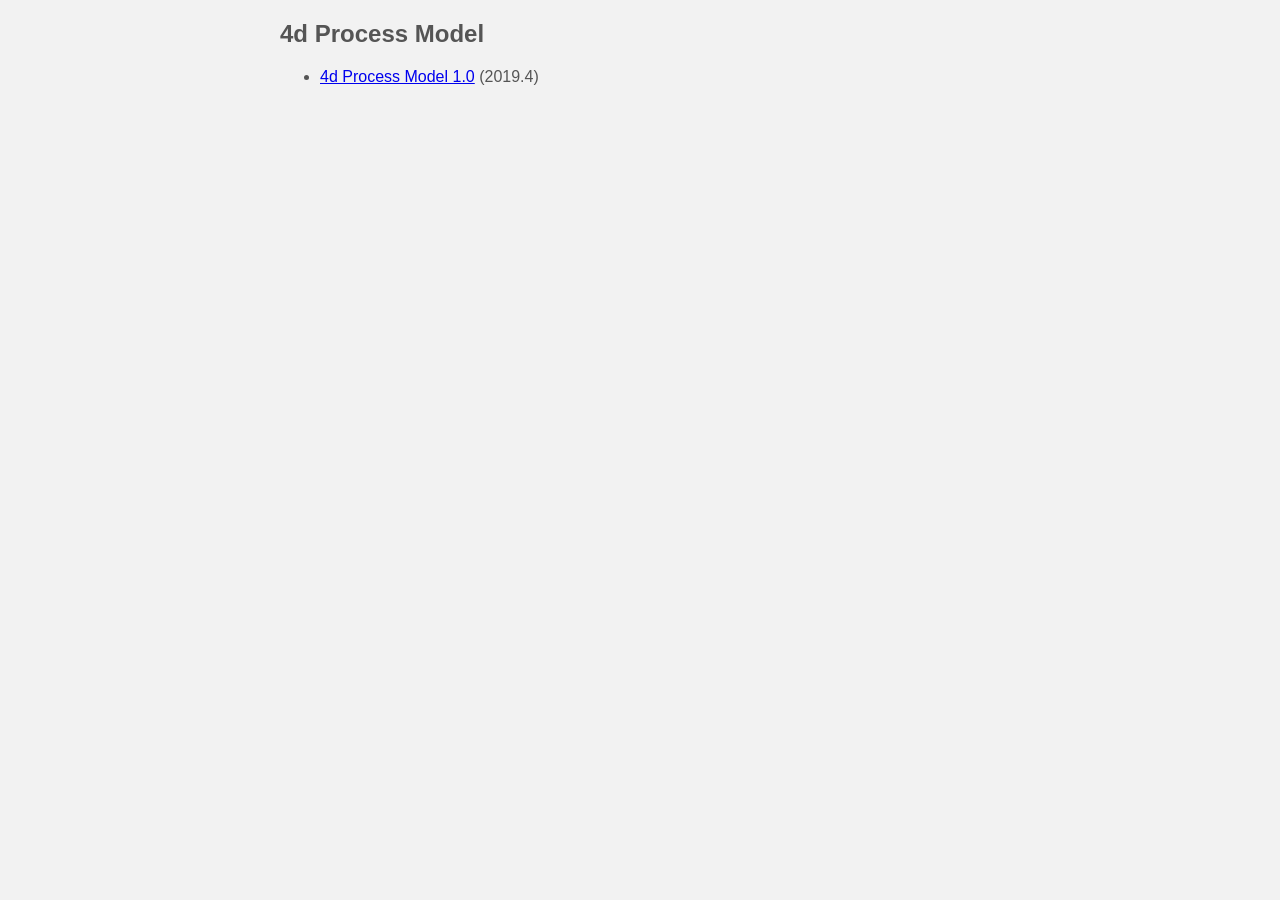
<file: public/inbrowser/thoughts/4d-process-model/index.html>
<!doctype html>
<html>

<head>
  <title>4d Process Model - Circuit Lab.</title>
  <meta http-equiv="Content-Type" content="text/html; charset=UTF-8">
  <meta name="viewport" content="width=device-width, initial-scale=1.0 ,viewport-fit=cover">
  <link rel="stylesheet" href="../assets/stylesheets/style.css">
</head>

<body>

  <article>
    <h1>4d Process Model</h1>

    <ul>
      <li><a href="version-1_0.html">4d Process Model 1.0</a> (2019.4)</li>
    </ul>
  </article>

</body>

</html>
</file>
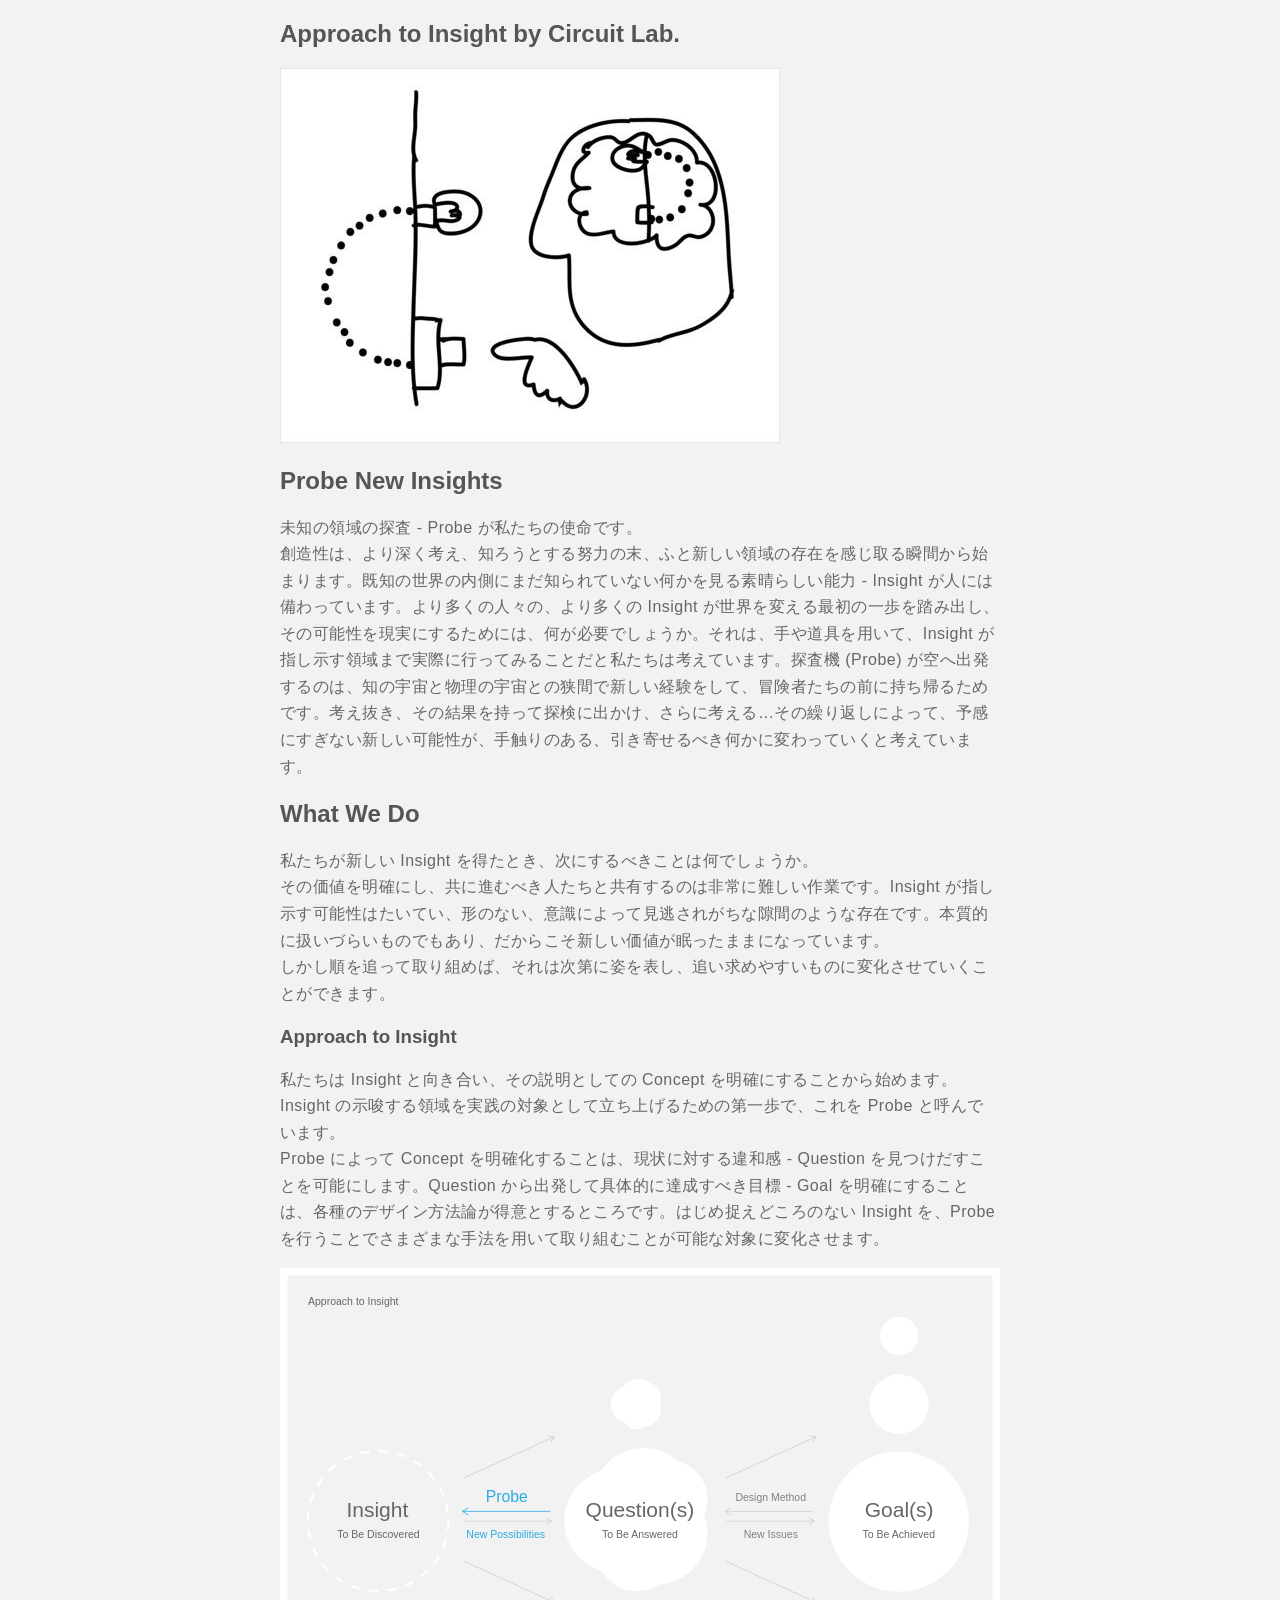
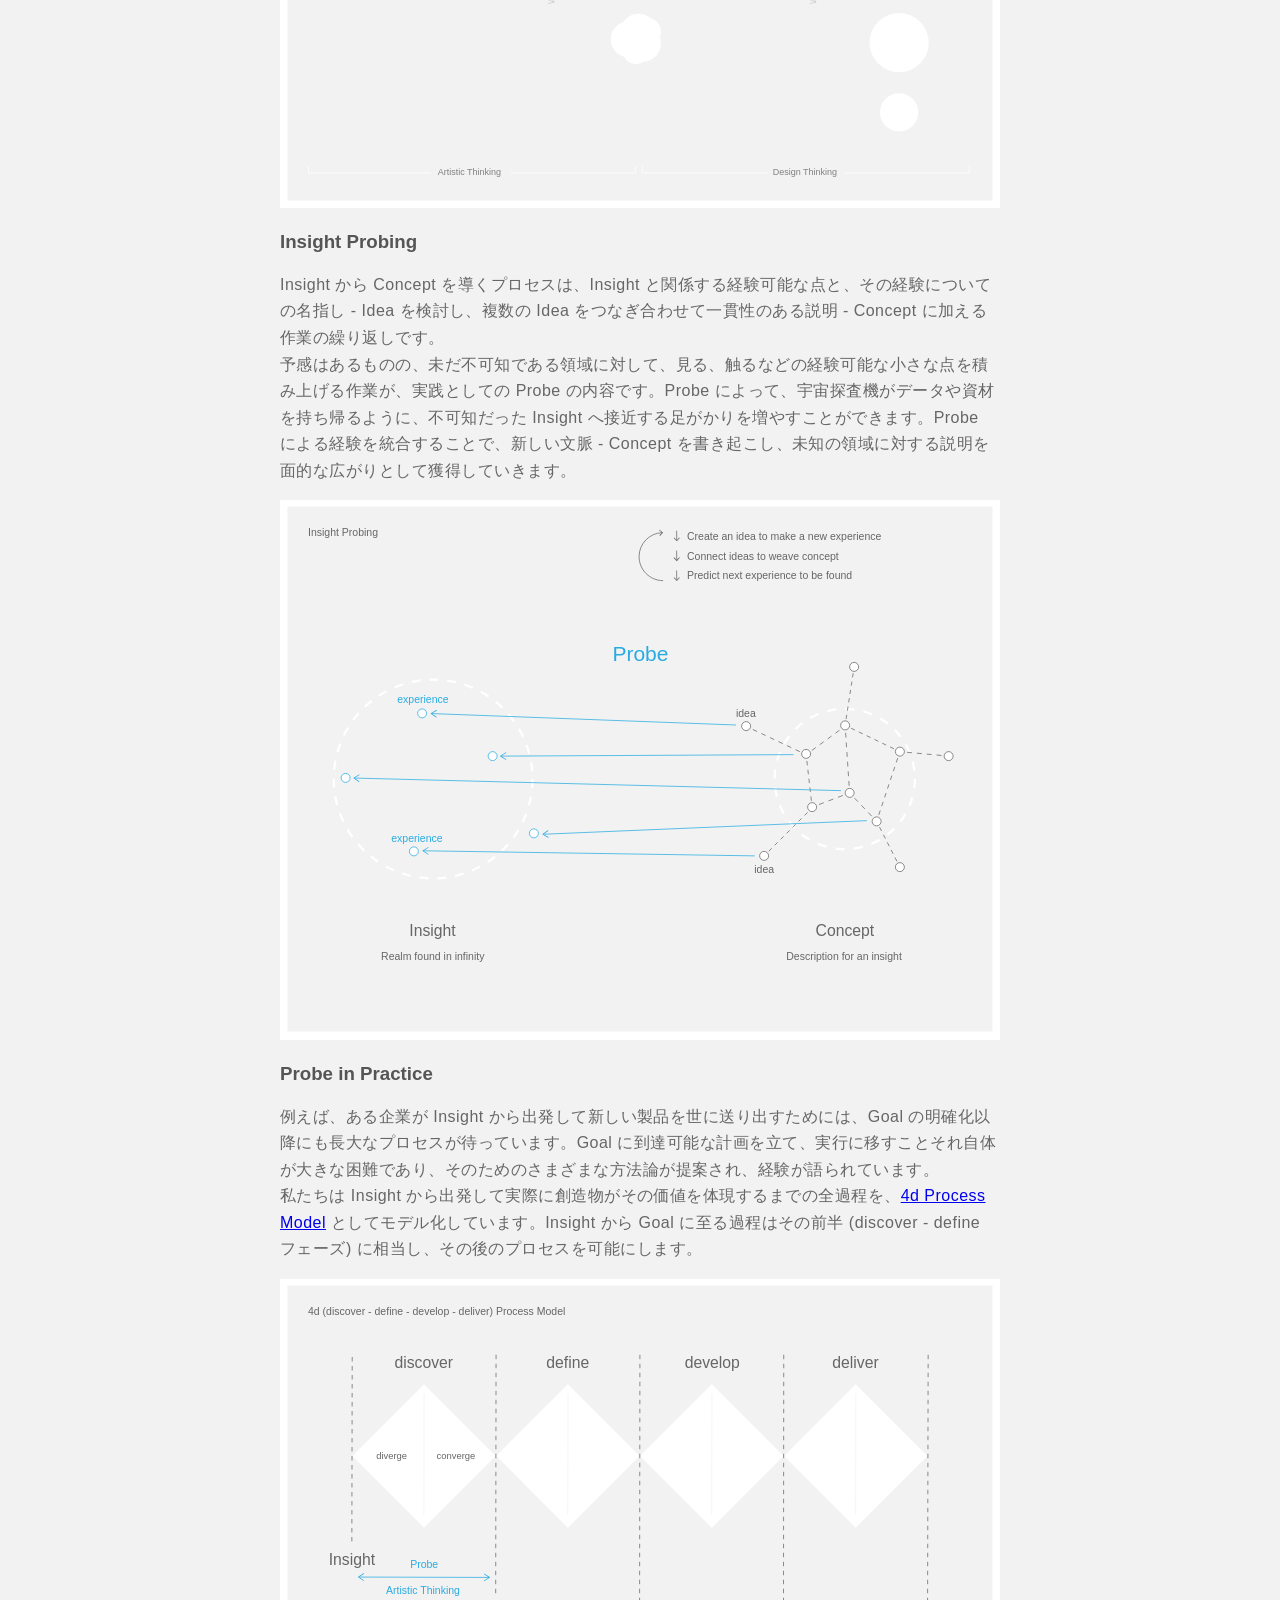
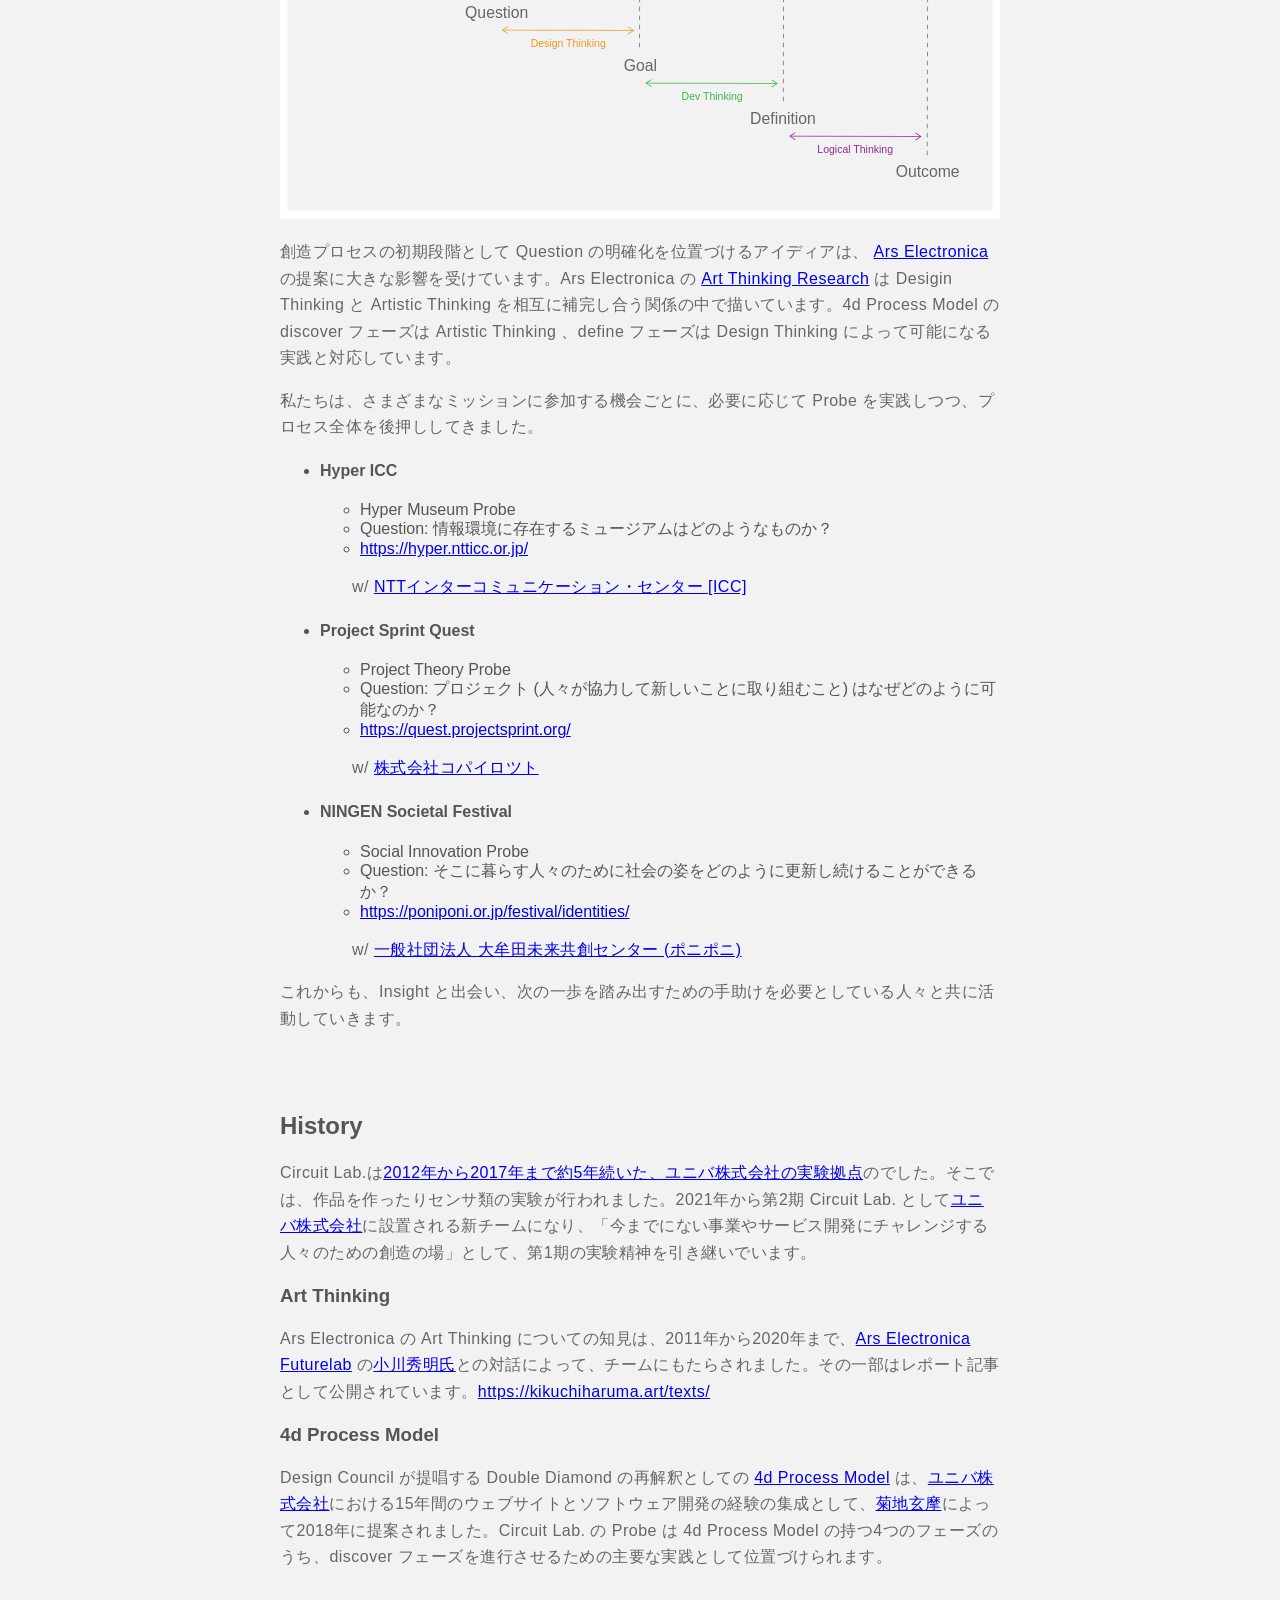
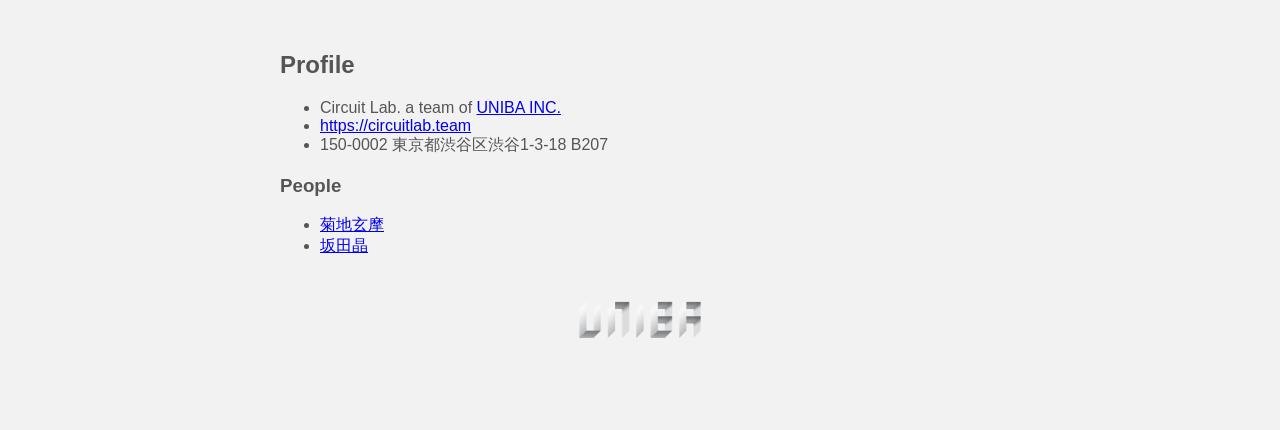
<file: public/inbrowser/thoughts/insight/index.html>
<!doctype html>
<html>

<head>
  <title>Circuit Lab.</title>
  <meta http-equiv="Content-Type" content="text/html; charset=UTF-8">
  <meta name="viewport" content="width=device-width, initial-scale=1.0 ,viewport-fit=cover">
  <link rel="stylesheet" href="../assets/stylesheets/style.css">
</head>

<body>

  <article>
    <h1>Approach to Insight by Circuit Lab.</h1>

    <img src="../assets/images/circuitlab.jpg" />

    <h2>Probe New Insights</h2>

    <p>未知の領域の探査 - Probe が私たちの使命です。<br />
      創造性は、より深く考え、知ろうとする努力の末、ふと新しい領域の存在を感じ取る瞬間から始まります。既知の世界の内側にまだ知られていない何かを見る素晴らしい能力 - Insight が人には備わっています。より多くの人々の、より多くの Insight が世界を変える最初の一歩を踏み出し、その可能性を現実にするためには、何が必要でしょうか。それは、手や道具を用いて、Insight が指し示す領域まで実際に行ってみることだと私たちは考えています。探査機 (Probe) が空へ出発するのは、知の宇宙と物理の宇宙との狭間で新しい経験をして、冒険者たちの前に持ち帰るためです。考え抜き、その結果を持って探検に出かけ、さらに考える…その繰り返しによって、予感にすぎない新しい可能性が、手触りのある、引き寄せるべき何かに変わっていくと考えています。</p>

    <h2>What We Do</h2>

    <p>私たちが新しい Insight を得たとき、次にするべきことは何でしょうか。<br />
      その価値を明確にし、共に進むべき人たちと共有するのは非常に難しい作業です。Insight が指し示す可能性はたいてい、形のない、意識によって見逃されがちな隙間のような存在です。本質的に扱いづらいものでもあり、だからこそ新しい価値が眠ったままになっています。<br />
      しかし順を追って取り組めば、それは次第に姿を表し、追い求めやすいものに変化させていくことができます。</p>

    <h3>Approach to Insight</h3>

    <p>私たちは Insight と向き合い、その説明としての Concept を明確にすることから始めます。Insight の示唆する領域を実践の対象として立ち上げるための第一歩で、これを Probe と呼んでいます。<br />
      Probe によって Concept を明確化することは、現状に対する違和感 - Question を見つけだすことを可能にします。Question から出発して具体的に達成すべき目標 - Goal を明確にすることは、各種のデザイン方法論が得意とするところです。はじめ捉えどころのない Insight を、Probe を行うことでさまざまな手法を用いて取り組むことが可能な対象に変化させます。</p>

    <a href="../assets/images/approach-to-insight.svg"><img src="../assets/images/approach-to-insight.svg" alt="Approach to Insight" /></a>

    <h3>Insight Probing</h3>

    <p>Insight から Concept を導くプロセスは、Insight と関係する経験可能な点と、その経験についての名指し - Idea を検討し、複数の Idea をつなぎ合わせて一貫性のある説明 - Concept に加える作業の繰り返しです。<br />
      予感はあるものの、未だ不可知である領域に対して、見る、触るなどの経験可能な小さな点を積み上げる作業が、実践としての Probe の内容です。Probe によって、宇宙探査機がデータや資材を持ち帰るように、不可知だった Insight へ接近する足がかりを増やすことができます。Probe による経験を統合することで、新しい文脈 - Concept を書き起こし、未知の領域に対する説明を面的な広がりとして獲得していきます。</p>

    <a href="../assets/images/insight-probing.svg"><img src="../assets/images/insight-probing.svg" alt="Insight Probing" /></a>

    <h3>Probe in Practice</h3>

    <p>例えば、ある企業が Insight から出発して新しい製品を世に送り出すためには、Goal の明確化以降にも長大なプロセスが待っています。Goal に到達可能な計画を立て、実行に移すことそれ自体が大きな困難であり、そのためのさまざまな方法論が提案され、経験が語られています。<br />
      私たちは Insight から出発して実際に創造物がその価値を体現するまでの全過程を、<a href="../4d-process-model/version-1_0.html">4d Process Model</a> としてモデル化しています。Insight から Goal に至る過程はその前半 (discover - define フェーズ) に相当し、その後のプロセスを可能にします。</p>

    <a href="../assets/images/4d-process-model.svg"><img src="../assets/images/4d-process-model.svg" alt="4d Process Model" /></a>

    <p>創造プロセスの初期段階として Question の明確化を位置づけるアイディアは、 <a href="https://ars.electronica.art/" target="_blank">Ars Electronica</a> の提案に大きな影響を受けています。Ars Electronica の <a href="https://ars.electronica.art/futurelab/en/research-art-thinking/" target="_blank">Art Thinking Research</a> は Desigin Thinking と Artistic Thinking を相互に補完し合う関係の中で描いています。4d Process Model の discover フェーズは Artistic Thinking 、define フェーズは Design Thinking によって可能になる実践と対応しています。
    </p>

    <p>私たちは、さまざまなミッションに参加する機会ごとに、必要に応じて Probe を実践しつつ、プロセス全体を後押ししてきました。</p>

    <ul>
      <li>
        <h4>Hyper ICC</h4>
        <ul>
          <li>Hyper Museum Probe</li>
          <li>Question: 情報環境に存在するミュージアムはどのようなものか？</li>
          <li><a href="https://hyper.ntticc.or.jp/" target="_blank">https://hyper.ntticc.or.jp/</a></li>
        </ul>
        <p>w/ <a href="https://www.ntticc.or.jp/" target="_blank">NTTインターコミュニケーション・センター [ICC]</a></p>
      </li>
      <li>
        <h4>Project Sprint Quest</h4>
        <ul>
          <li>Project Theory Probe</li>
          <li>Question: プロジェクト (人々が協力して新しいことに取り組むこと) はなぜどのように可能なのか？</li>
          <li><a href="https://quest.projectsprint.org/" target="_blank">https://quest.projectsprint.org/</a></li>
        </ul>
        <p>w/ <a href="https://www.copilot.jp/" target="_blank">株式会社コパイロツト</a></p>
      </li>
      <li>
        <h4>NINGEN Societal Festival</h4>
        <ul>
          <li>Social Innovation Probe</li>
          <li>Question: そこに暮らす人々のために社会の姿をどのように更新し続けることができるか？</li>
          <li><a href="https://poniponi.or.jp/festival/identities/" target="_blank">https://poniponi.or.jp/festival/identities/</a></li>
        </ul>
        <p>w/ <a href="https://poniponi.or.jp/" target="_blank">一般社団法人 大牟田未来共創センター (ポニポニ)</a></p>
      </li>
    </ul>

    <p>これからも、Insight と出会い、次の一歩を踏み出すための手助けを必要としている人々と共に活動していきます。</p>
  </article>

  <article>
    <h2>History</h2>

    <p>Circuit Lab.は<a href="https://www.facebook.com/CircuitLab/" target="_blank">2012年から2017年まで約5年続いた、ユニバ株式会社の実験拠点</a>のでした。そこでは、作品を作ったりセンサ類の実験が行われました。2021年から第2期 Circuit Lab. として<a href="https://uniba.jp" target="_blank">ユニバ株式会社</a>に設置される新チームになり、「今までにない事業やサービス開発にチャレンジする人々のための創造の場」として、第1期の実験精神を引き継いでいます。</p>

    <h3>Art Thinking</h3>

    <p>Ars Electronica の Art Thinking についての知見は、2011年から2020年まで、<a href="https://ars.electronica.art/futurelab/en/" target="_blank">Ars Electronica Futurelab</a> の<a href="https://ogalog.blog.ss-blog.jp/" target="_blank">小川秀明氏</a>との対話によって、チームにもたらされました。その一部はレポート記事として公開されています。<a href="https://kikuchiharuma.art/texts/" target="_blank">https://kikuchiharuma.art/texts/</a></p>

    <h3>4d Process Model</h3>

    <p>Design Council が提唱する Double Diamond の再解釈としての <a href="/4d-process-model/version-1_0.html">4d Process Model</a> は、<a href="https://uniba.jp" target="_blank">ユニバ株式会社</a>における15年間のウェブサイトとソフトウェア開発の経験の集成として、<a href="https://kikuchiharuma.art/" target="_blank">菊地玄摩</a>によって2018年に提案されました。Circuit Lab. の Probe は 4d Process Model の持つ4つのフェーズのうち、discover フェーズを進行させるための主要な実践として位置づけられます。</p>
  </article>

  <article>
    <h2>Profile</h2>

    <ul>
      <li>Circuit Lab. a team of <a href="https://uniba.jp" target="_blank">UNIBA INC.</a></li>
      <li><a href="https://circuitlab.team" target="_blank">https://circuitlab.team</a></li>
      <li>150-0002 東京都渋谷区渋谷1-3-18 B207</li>
    </ul>

    <h3>People</h3>

    <ul>
      <li><a href="https://kikuchiharuma.art/" target="_blank">菊地玄摩</a></li>
      <li><a href="https://akisoqls.com/" target="_blank">坂田晶</a></li>
    </ul>

    <a href="https://uniba.jp"><img src="../assets/images/uniba.png" class="unibalogo" /></a>
  </article>

</body>

</html>
</file>
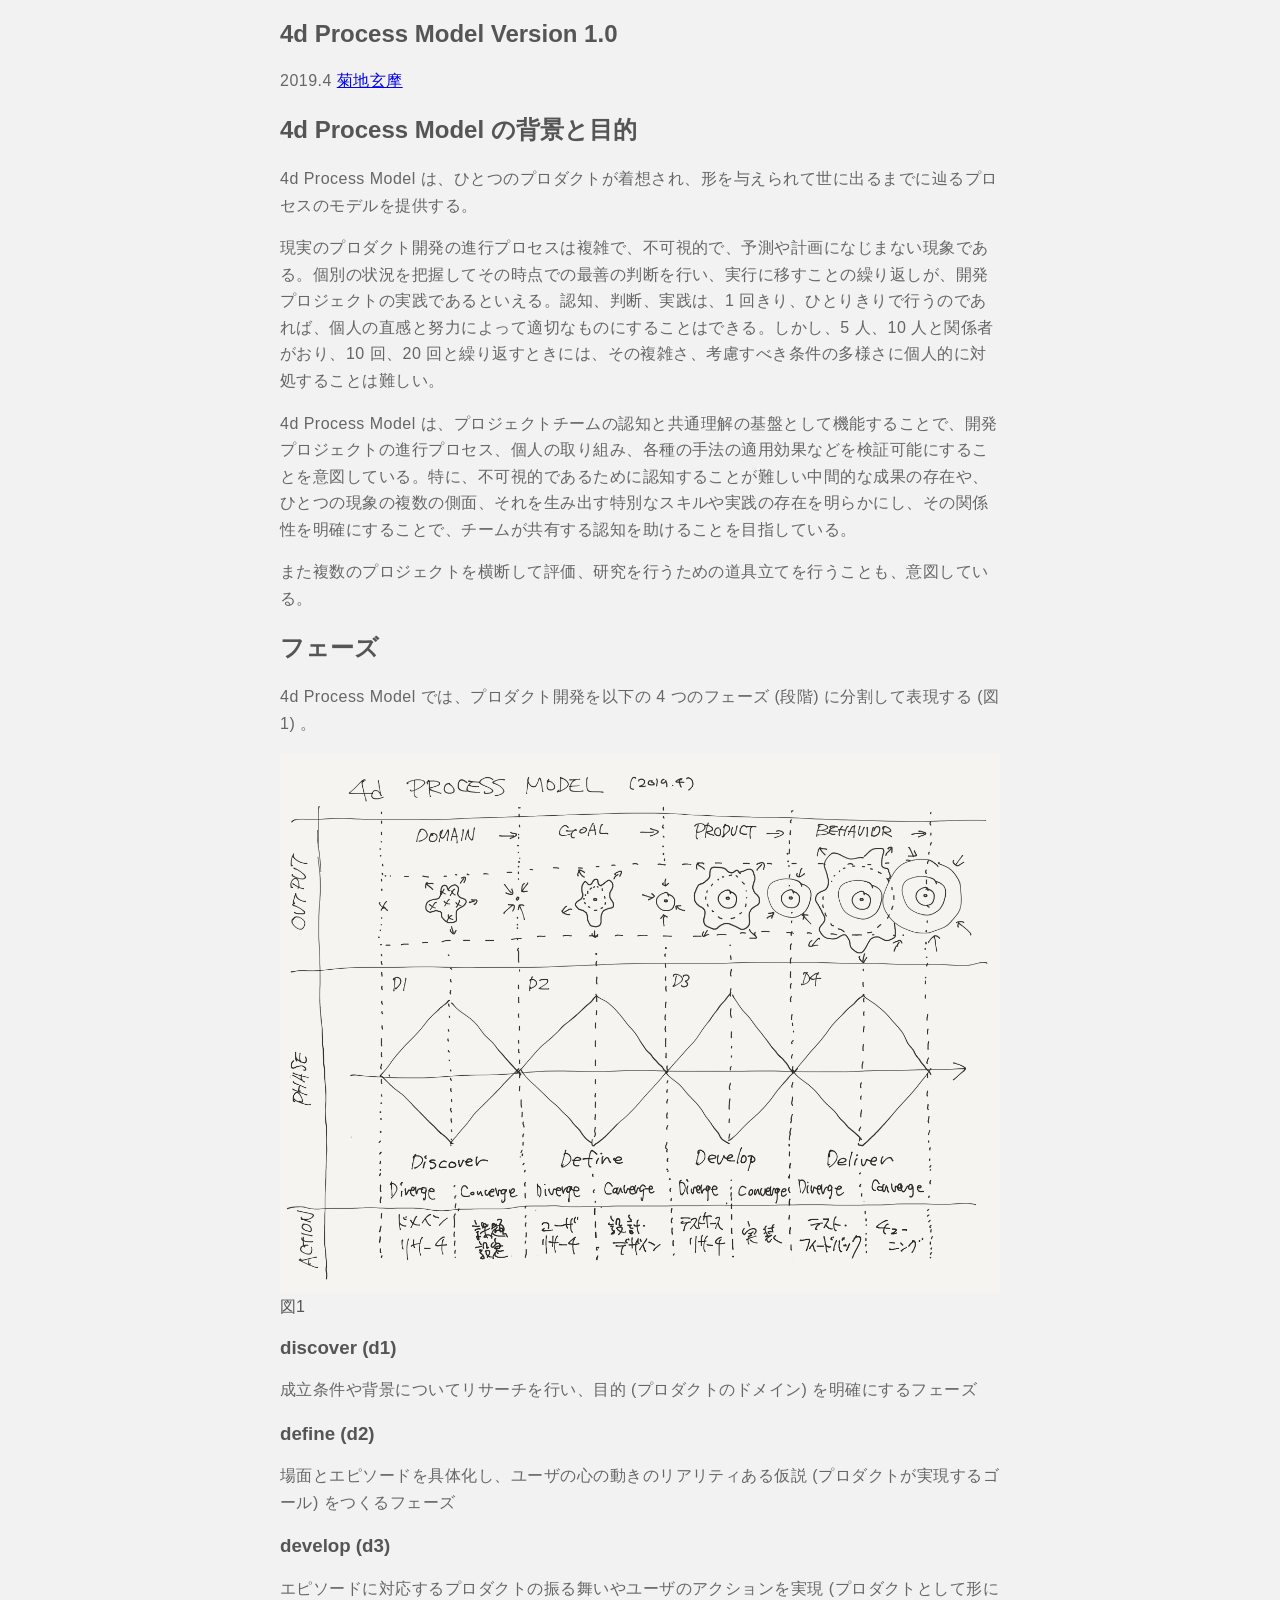
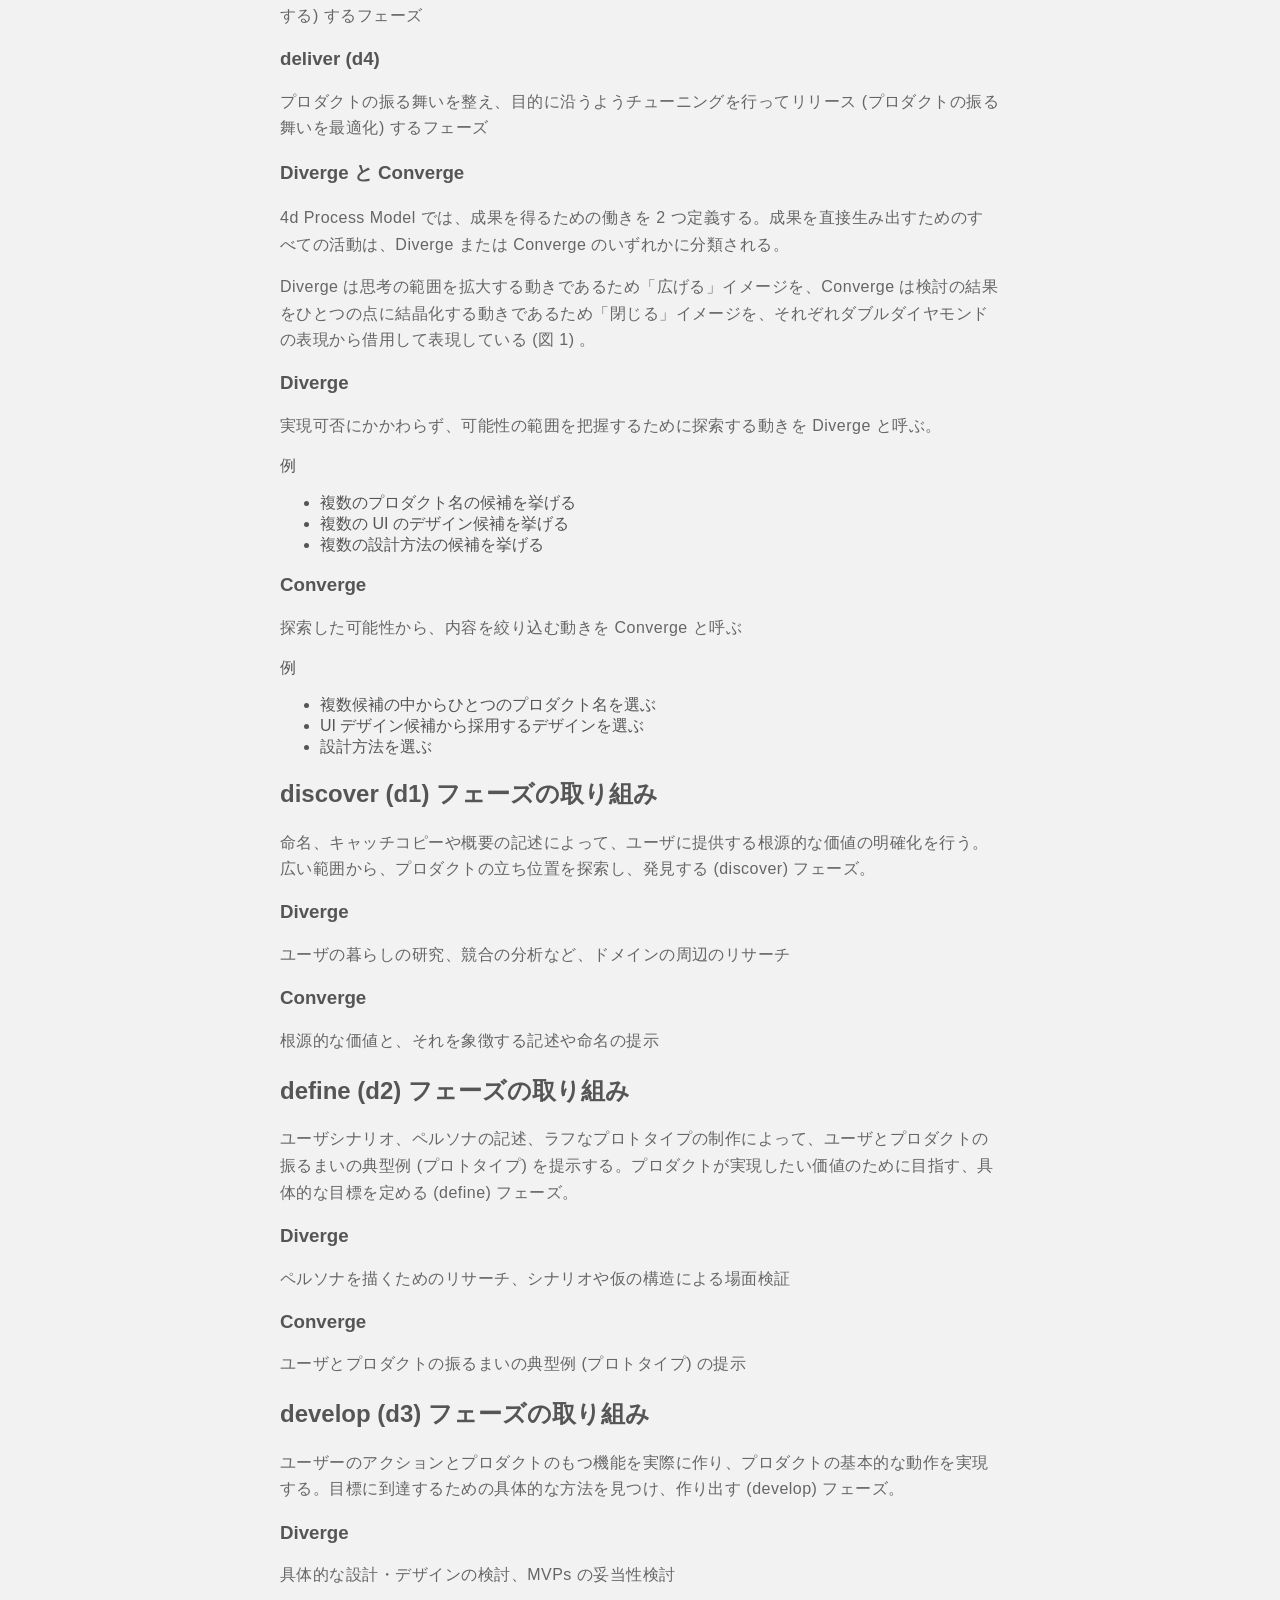
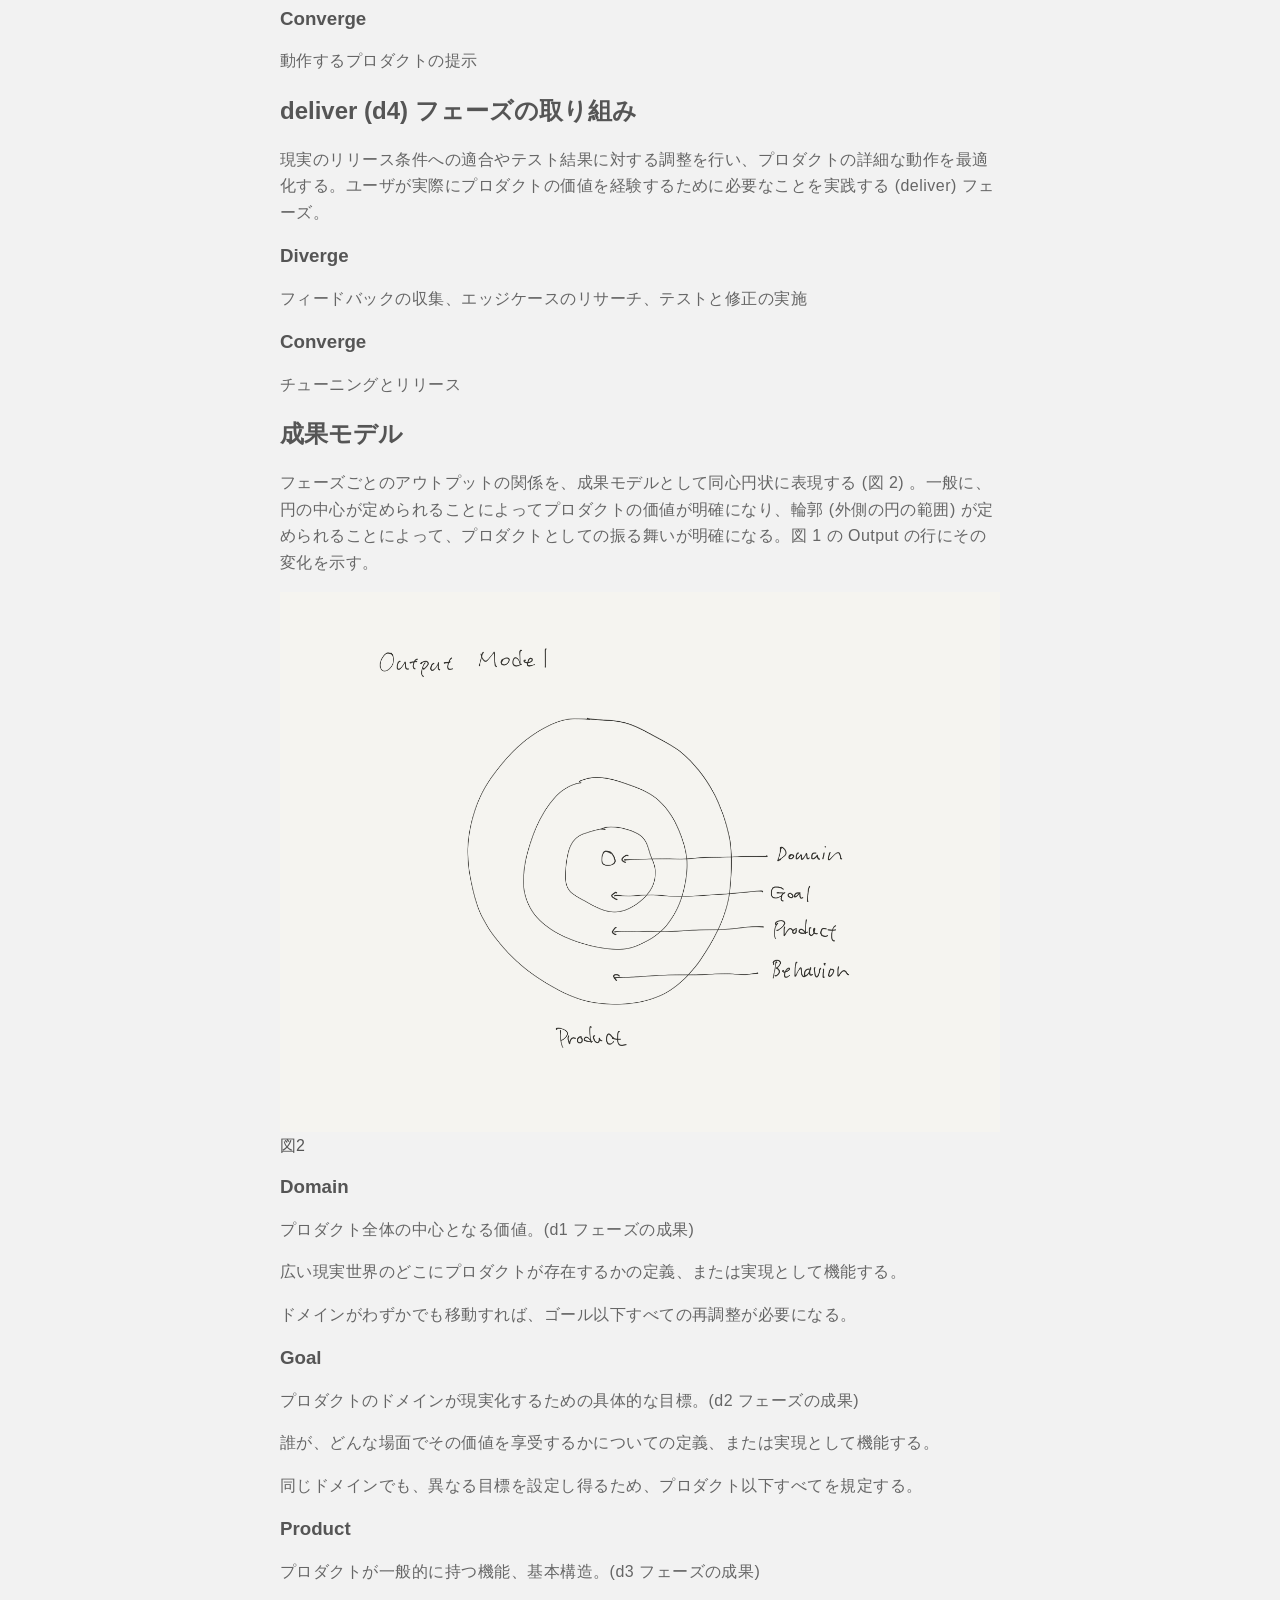
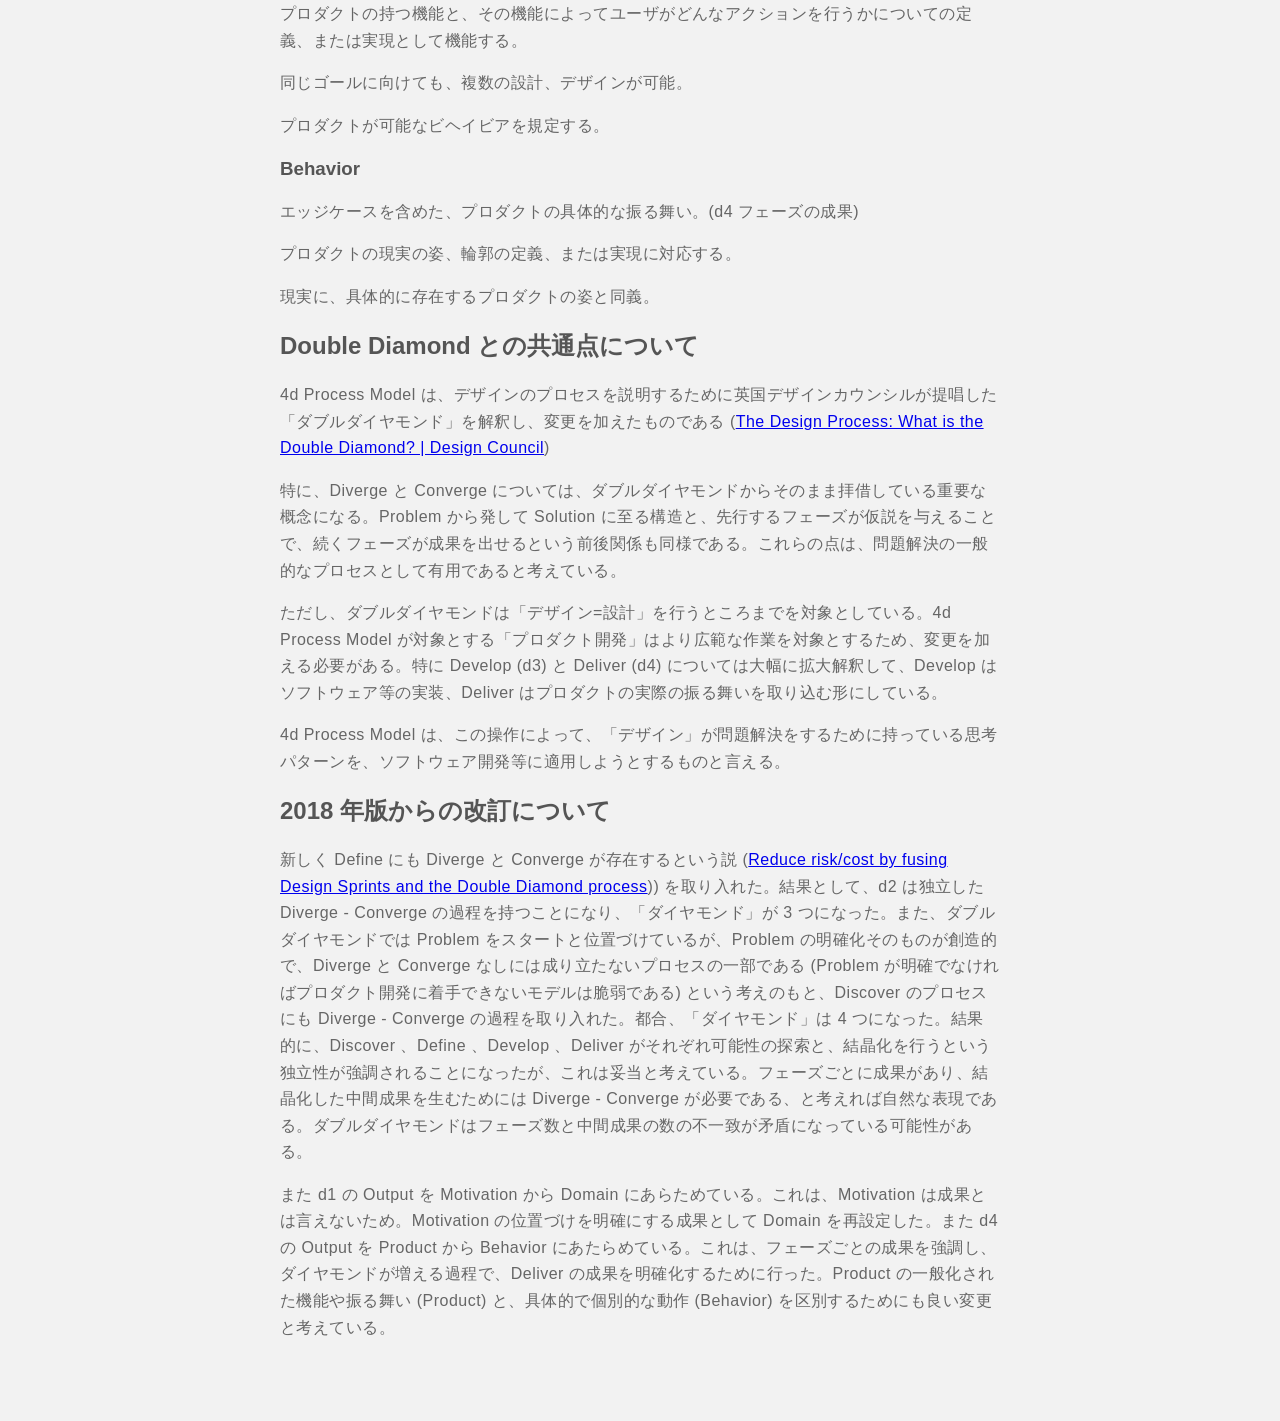
<file: public/inbrowser/thoughts/4d-process-model/version-1_0.html>
<!doctype html>
<html>

<head>
  <title>4d Process Model 1.0 - Circuit Lab.</title>
  <meta http-equiv="Content-Type" content="text/html; charset=UTF-8">
  <meta name="viewport" content="width=device-width, initial-scale=1.0 ,viewport-fit=cover">
  <link rel="stylesheet" href="../assets/stylesheets/style.css">
</head>

<body>

  <article>
    <h1>4d Process Model Version 1.0</h1>

    <p>2019.4 <a href="https://kikuchiharuma.art/" target="_blank">菊地玄摩</a></p>

    <h2>4d Process Model の背景と目的</h2>
    <p>4d Process Model は、ひとつのプロダクトが着想され、形を与えられて世に出るまでに辿るプロセスのモデルを提供する。</p>
    <p>現実のプロダクト開発の進行プロセスは複雑で、不可視的で、予測や計画になじまない現象である。個別の状況を把握してその時点での最善の判断を行い、実行に移すことの繰り返しが、開発プロジェクトの実践であるといえる。認知、判断、実践は、1 回きり、ひとりきりで行うのであれば、個人の直感と努力によって適切なものにすることはできる。しかし、5 人、10 人と関係者がおり、10 回、20 回と繰り返すときには、その複雑さ、考慮すべき条件の多様さに個人的に対処することは難しい。</p>
    <p>4d Process Model は、プロジェクトチームの認知と共通理解の基盤として機能することで、開発プロジェクトの進行プロセス、個人の取り組み、各種の手法の適用効果などを検証可能にすることを意図している。特に、不可視的であるために認知することが難しい中間的な成果の存在や、ひとつの現象の複数の側面、それを生み出す特別なスキルや実践の存在を明らかにし、その関係性を明確にすることで、チームが共有する認知を助けることを目指している。</p>
    <p>また複数のプロジェクトを横断して評価、研究を行うための道具立てを行うことも、意図している。</p>

    <h2>フェーズ</h2>
    <p>4d Process Model では、プロダクト開発を以下の 4 つのフェーズ (段階) に分割して表現する (図1) 。</p>

    <img src="../assets/images/4d-process-model-1_0.png" />
    図1

    <h3>discover (d1)</h3>
    <p>成立条件や背景についてリサーチを行い、目的 (プロダクトのドメイン) を明確にするフェーズ</p>

    <h3>define (d2)</h3>
    <p>場面とエピソードを具体化し、ユーザの心の動きのリアリティある仮説 (プロダクトが実現するゴール) をつくるフェーズ</p>

    <h3>develop (d3)</h3>
    <p>エピソードに対応するプロダクトの振る舞いやユーザのアクションを実現 (プロダクトとして形にする) するフェーズ</p>

    <h3>deliver (d4)</h3>
    <p>プロダクトの振る舞いを整え、目的に沿うようチューニングを行ってリリース (プロダクトの振る舞いを最適化) するフェーズ</p>

    <h3>Diverge と Converge</h3>
    <p>4d Process Model では、成果を得るための働きを 2 つ定義する。成果を直接生み出すためのすべての活動は、Diverge または Converge のいずれかに分類される。</p>
    <p>Diverge は思考の範囲を拡大する動きであるため「広げる」イメージを、Converge は検討の結果をひとつの点に結晶化する動きであるため「閉じる」イメージを、それぞれダブルダイヤモンドの表現から借用して表現している (図 1) 。</p>

    <h3>Diverge</h3>
    <p>実現可否にかかわらず、可能性の範囲を把握するために探索する動きを Diverge と呼ぶ。</p>

    例

    <ul>
      <li>複数のプロダクト名の候補を挙げる</li>
      <li>複数の UI のデザイン候補を挙げる</li>
      <li>複数の設計方法の候補を挙げる</li>
    </ul>

    <h3>Converge</h3>

    <p>探索した可能性から、内容を絞り込む動きを Converge と呼ぶ</p>

    例

    <ul>
      <li>複数候補の中からひとつのプロダクト名を選ぶ</li>
      <li>UI デザイン候補から採用するデザインを選ぶ</li>
      <li>設計方法を選ぶ</li>
    </ul>

    <h2>discover (d1) フェーズの取り組み</h2>
    <p>命名、キャッチコピーや概要の記述によって、ユーザに提供する根源的な価値の明確化を行う。広い範囲から、プロダクトの立ち位置を探索し、発見する (discover) フェーズ。</p>

    <h3>Diverge</h3>
    <p>ユーザの暮らしの研究、競合の分析など、ドメインの周辺のリサーチ</p>

    <h3>Converge</h3>
    <p>根源的な価値と、それを象徴する記述や命名の提示</p>

    <h2>define (d2) フェーズの取り組み</h2>
    <p>ユーザシナリオ、ペルソナの記述、ラフなプロトタイプの制作によって、ユーザとプロダクトの振るまいの典型例 (プロトタイプ) を提示する。プロダクトが実現したい価値のために目指す、具体的な目標を定める (define) フェーズ。</p>

    <h3>Diverge</h3>
    <p>ペルソナを描くためのリサーチ、シナリオや仮の構造による場面検証</p>

    <h3>Converge</h3>
    <p>ユーザとプロダクトの振るまいの典型例 (プロトタイプ) の提示</p>

    <h2>develop (d3) フェーズの取り組み</h2>
    <p>ユーザーのアクションとプロダクトのもつ機能を実際に作り、プロダクトの基本的な動作を実現する。目標に到達するための具体的な方法を見つけ、作り出す (develop) フェーズ。</p>

    <h3>Diverge</h3>
    <p>具体的な設計・デザインの検討、MVPs の妥当性検討</p>

    <h3>Converge</h3>
    <p>動作するプロダクトの提示

    <h2>deliver (d4) フェーズの取り組み</h2>
    <p>現実のリリース条件への適合やテスト結果に対する調整を行い、プロダクトの詳細な動作を最適化する。ユーザが実際にプロダクトの価値を経験するために必要なことを実践する (deliver) フェーズ。</p>

    <h3>Diverge</h3>
    <p>フィードバックの収集、エッジケースのリサーチ、テストと修正の実施</p>

    <h3>Converge</h3>
    <p>チューニングとリリース</p>

    <h2>成果モデル</h2>
    <p>フェーズごとのアウトプットの関係を、成果モデルとして同心円状に表現する (図 2) 。一般に、円の中心が定められることによってプロダクトの価値が明確になり、輪郭 (外側の円の範囲) が定められることによって、プロダクトとしての振る舞いが明確になる。図 1 の Output の行にその変化を示す。</p>

    <img src="../assets/images/output-model-1_0.png" />
    図2

    <h3>Domain</h3>
    <p>プロダクト全体の中心となる価値。(d1 フェーズの成果)</p>
    <p>広い現実世界のどこにプロダクトが存在するかの定義、または実現として機能する。</p>
    <p>ドメインがわずかでも移動すれば、ゴール以下すべての再調整が必要になる。</p>

    <h3>Goal</h3>
    <p>プロダクトのドメインが現実化するための具体的な目標。(d2 フェーズの成果)</p>
    <p>誰が、どんな場面でその価値を享受するかについての定義、または実現として機能する。</p>
    <p>同じドメインでも、異なる目標を設定し得るため、プロダクト以下すべてを規定する。</p>

    <h3>Product</h3>
    <p>プロダクトが一般的に持つ機能、基本構造。(d3 フェーズの成果)</p>
    <p>プロダクトの持つ機能と、その機能によってユーザがどんなアクションを行うかについての定義、または実現として機能する。</p>
    <p>同じゴールに向けても、複数の設計、デザインが可能。</p>
    <p>プロダクトが可能なビヘイビアを規定する。</p>

    <h3>Behavior</h3>
    <p>エッジケースを含めた、プロダクトの具体的な振る舞い。(d4 フェーズの成果)</p>
    <p>プロダクトの現実の姿、輪郭の定義、または実現に対応する。</p>
    <p>現実に、具体的に存在するプロダクトの姿と同義。</p>

    <h2>Double Diamond との共通点について</h2>
    <p>4d Process Model は、デザインのプロセスを説明するために英国デザインカウンシルが提唱した「ダブルダイヤモンド」を解釈し、変更を加えたものである (<a href="https://www.designcouncil.org.uk/our-resources/framework-for-innovation/" target="_blank">The Design Process: What is the Double Diamond? | Design Council</a>)</p>
    <p>特に、Diverge と Converge については、ダブルダイヤモンドからそのまま拝借している重要な概念になる。Problem から発して Solution に至る構造と、先行するフェーズが仮説を与えることで、続くフェーズが成果を出せるという前後関係も同様である。これらの点は、問題解決の一般的なプロセスとして有用であると考えている。</p>
    <p>ただし、ダブルダイヤモンドは「デザイン=設計」を行うところまでを対象としている。4d Process Model が対象とする「プロダクト開発」はより広範な作業を対象とするため、変更を加える必要がある。特に Develop (d3) と Deliver (d4) については大幅に拡大解釈して、Develop はソフトウェア等の実装、Deliver はプロダクトの実際の振る舞いを取り込む形にしている。</p>
    <p>4d Process Model は、この操作によって、「デザイン」が問題解決をするために持っている思考パターンを、ソフトウェア開発等に適用しようとするものと言える。</p>

    <h2>2018 年版からの改訂について</h2>
    <p>新しく Define にも Diverge と Converge が存在するという説 (<a href="https://blog.prototypr.io/design-sprints-vs-the-double-diamond-process-model-2016-vs-2005-ad7c253aa946" target="_blank">Reduce risk/cost by fusing Design Sprints and the Double Diamond process</a>)) を取り入れた。結果として、d2 は独立した Diverge - Converge の過程を持つことになり、「ダイヤモンド」が 3 つになった。また、ダブルダイヤモンドでは Problem をスタートと位置づけているが、Problem の明確化そのものが創造的で、Diverge と Converge なしには成り立たないプロセスの一部である (Problem が明確でなければプロダクト開発に着手できないモデルは脆弱である) という考えのもと、Discover のプロセスにも Diverge - Converge の過程を取り入れた。都合、「ダイヤモンド」は 4 つになった。結果的に、Discover 、Define 、Develop 、Deliver がそれぞれ可能性の探索と、結晶化を行うという独立性が強調されることになったが、これは妥当と考えている。フェーズごとに成果があり、結晶化した中間成果を生むためには Diverge - Converge が必要である、と考えれば自然な表現である。ダブルダイヤモンドはフェーズ数と中間成果の数の不一致が矛盾になっている可能性がある。</p>
    <p>また d1 の Output を Motivation から Domain にあらためている。これは、Motivation は成果とは言えないため。Motivation の位置づけを明確にする成果として Domain を再設定した。また d4 の Output を Product から Behavior にあたらめている。これは、フェーズごとの成果を強調し、ダイヤモンドが増える過程で、Deliver の成果を明確化するために行った。Product の一般化された機能や振る舞い (Product) と、具体的で個別的な動作 (Behavior) を区別するためにも良い変更と考えている。</p>
  </article>

</body>

</html>
</file>
<file: public/inbrowser/thoughts/assets/stylesheets/style.css>
html {
  touch-action: manipulation;
  color: #555;
  font-family: sans-serif;
  font-size: 16px;
  background-color: #F2F2F2;
  font-feature-settings: "palt";
}

body {
  margin: 0;
  -webkit-text-size-adjust: 100%;
}

article {
  width: 45em;
  max-width: calc(100% - 3em);
  margin: auto auto 5em auto;
}

p {
  color: #666;
  line-height: 1.66em;
  letter-spacing: 0.03em;
}

img {
  max-width: 100%;
}

ul p {
  margin-left: 2em;
}

.unibalogo {
  display: block;
  width: 66%;
  max-width: 146px;
  margin: 2em auto 3em auto;
}
</file>
